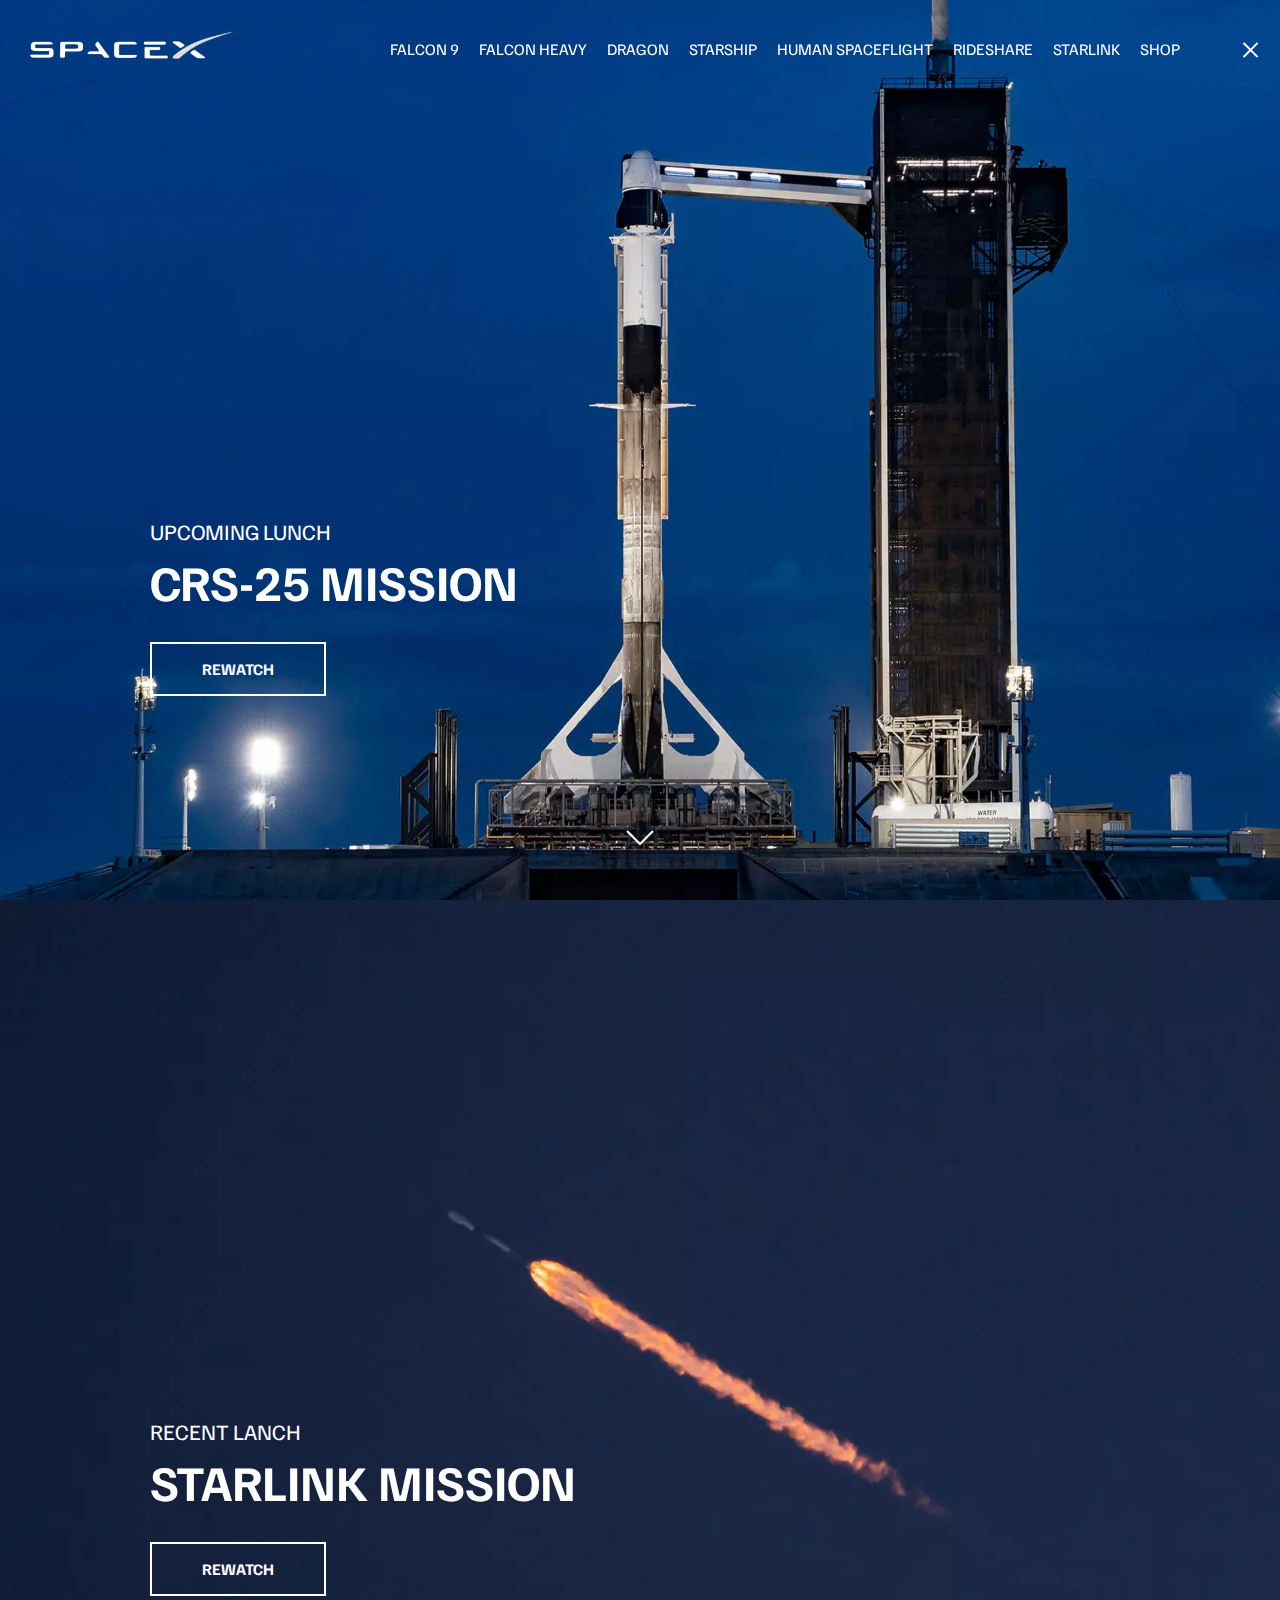
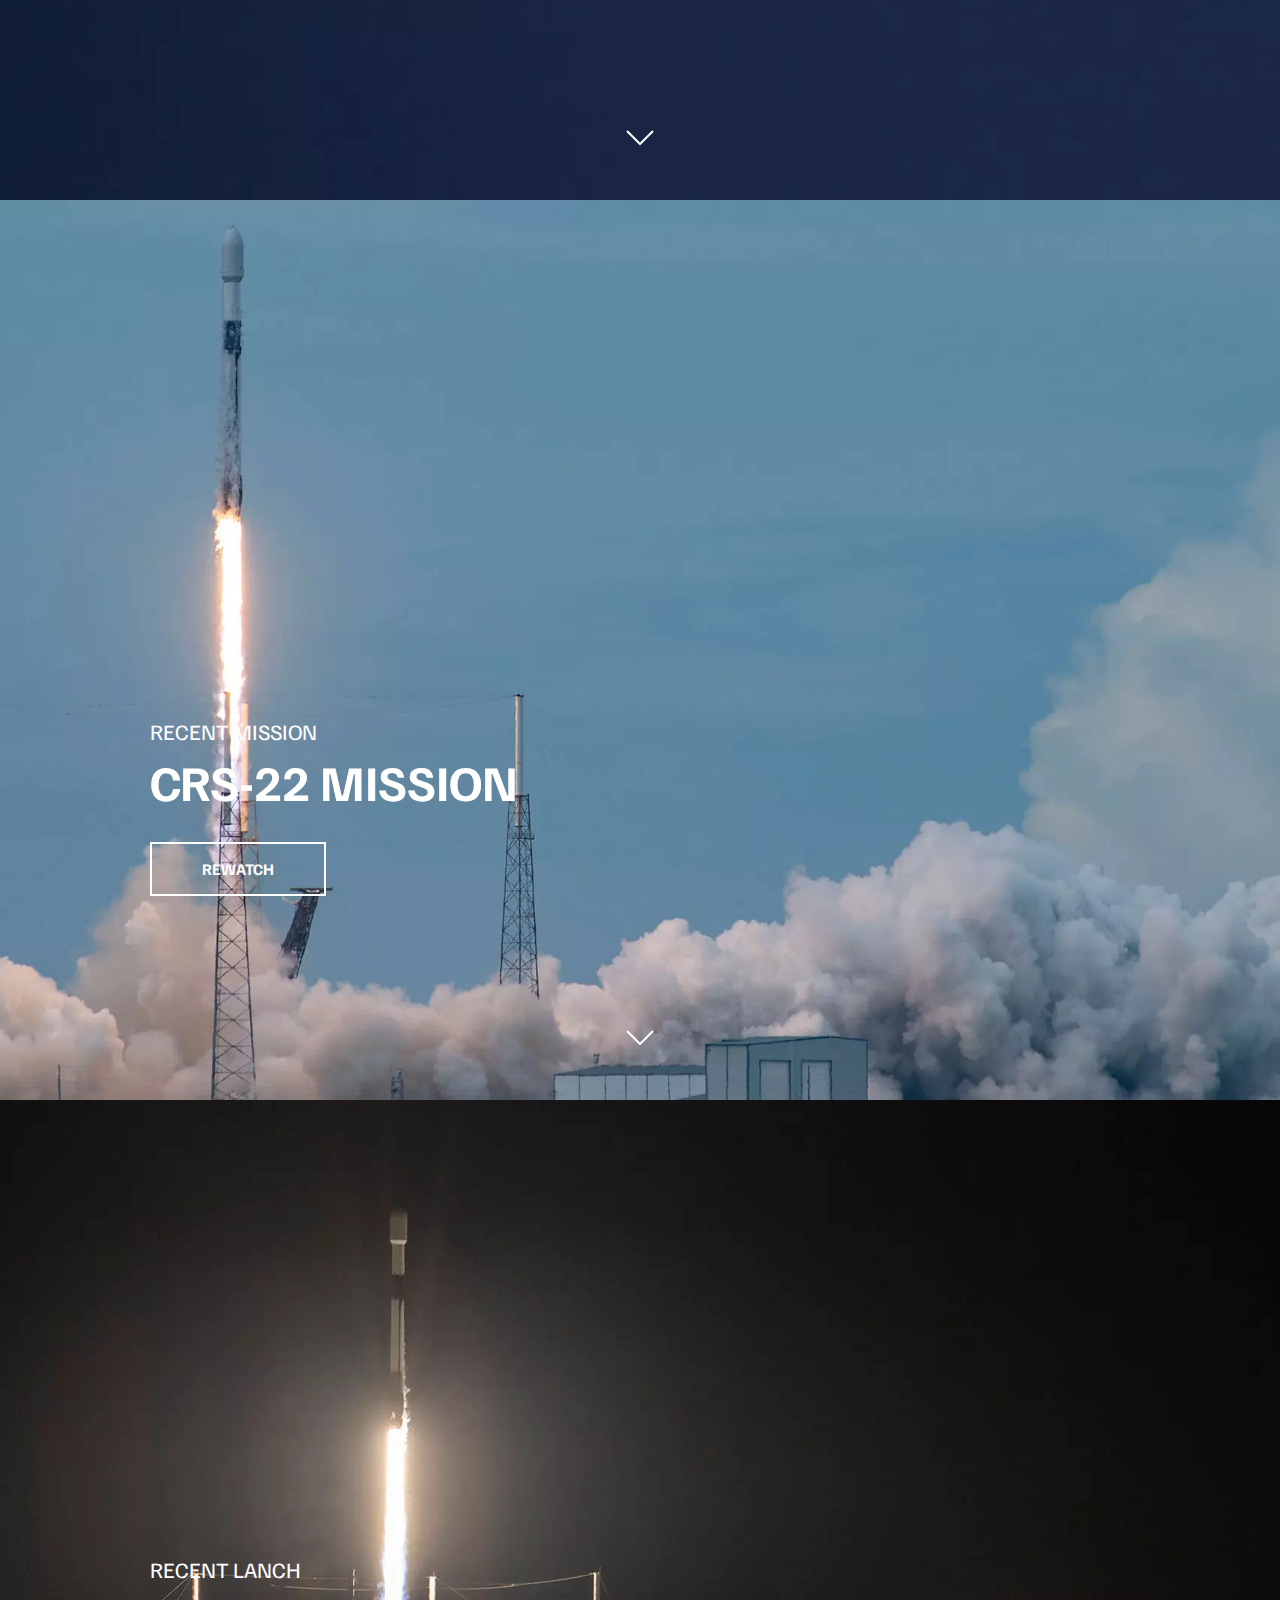
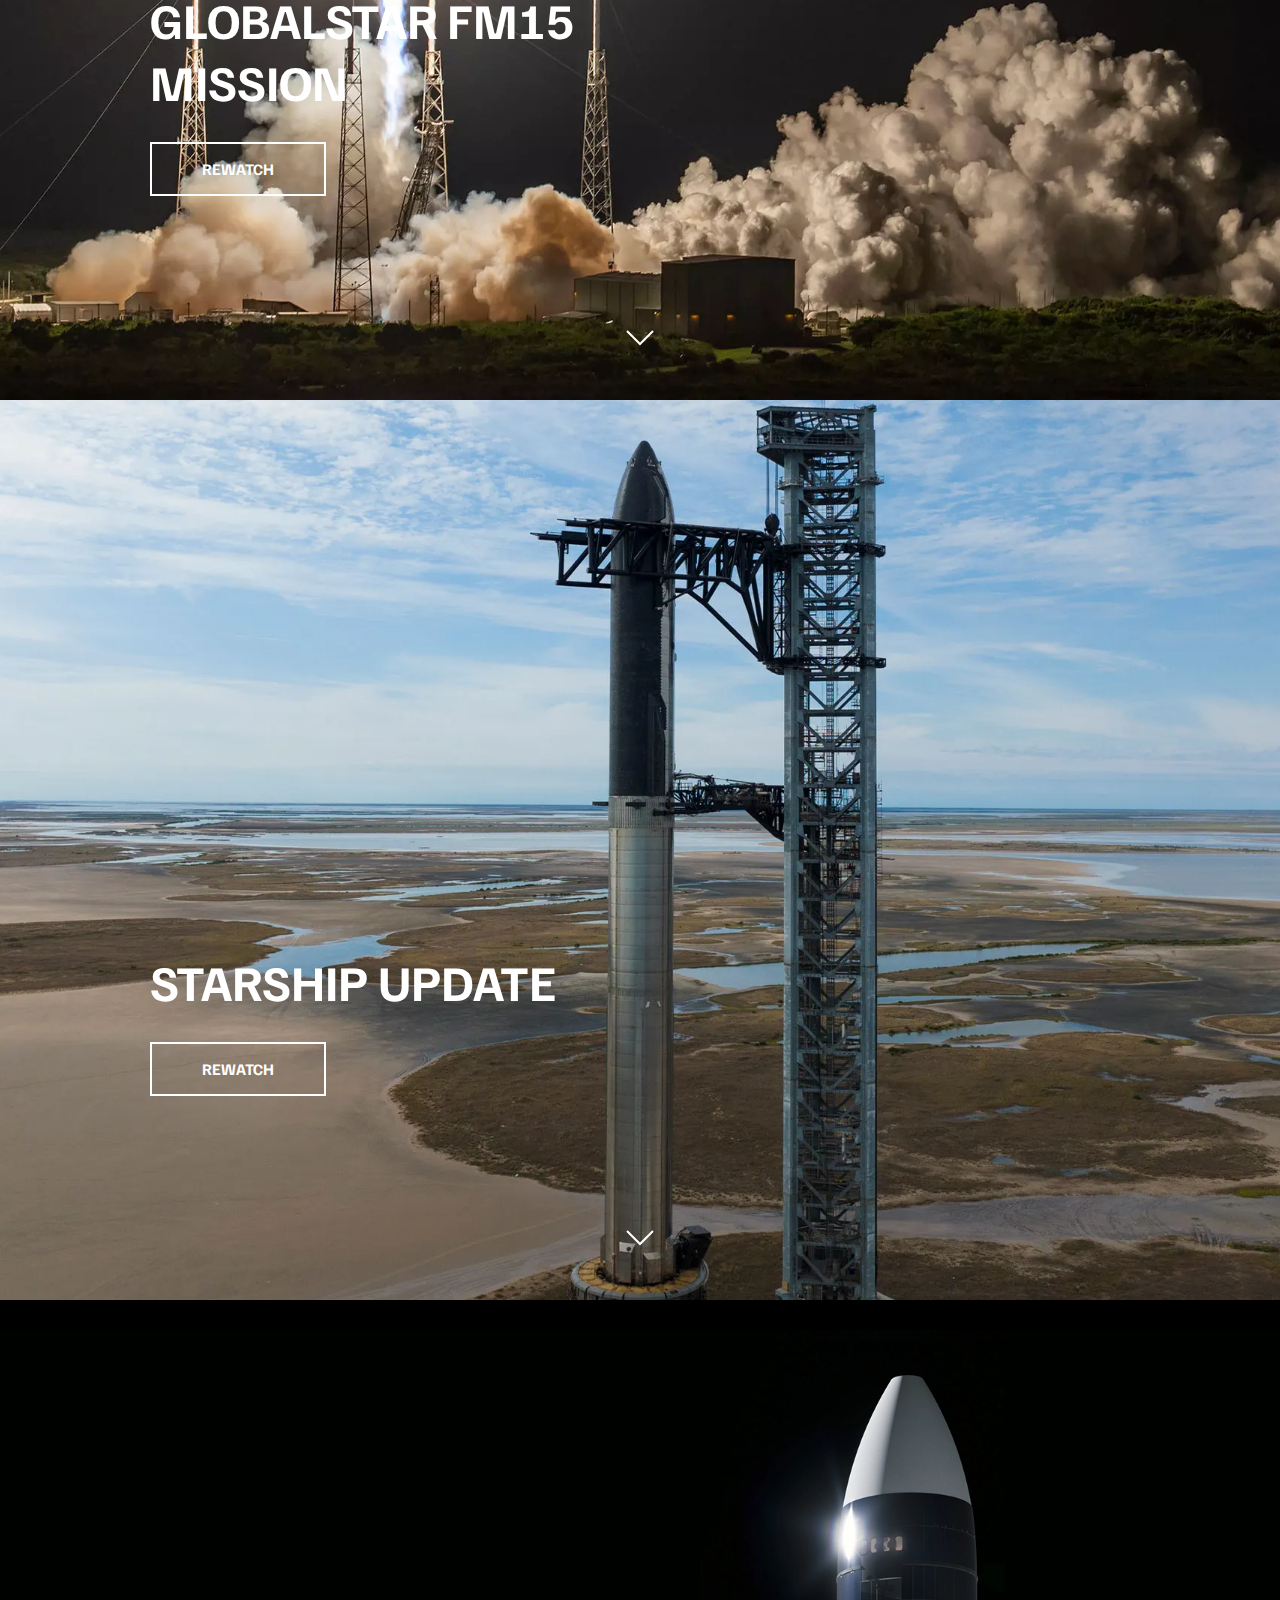
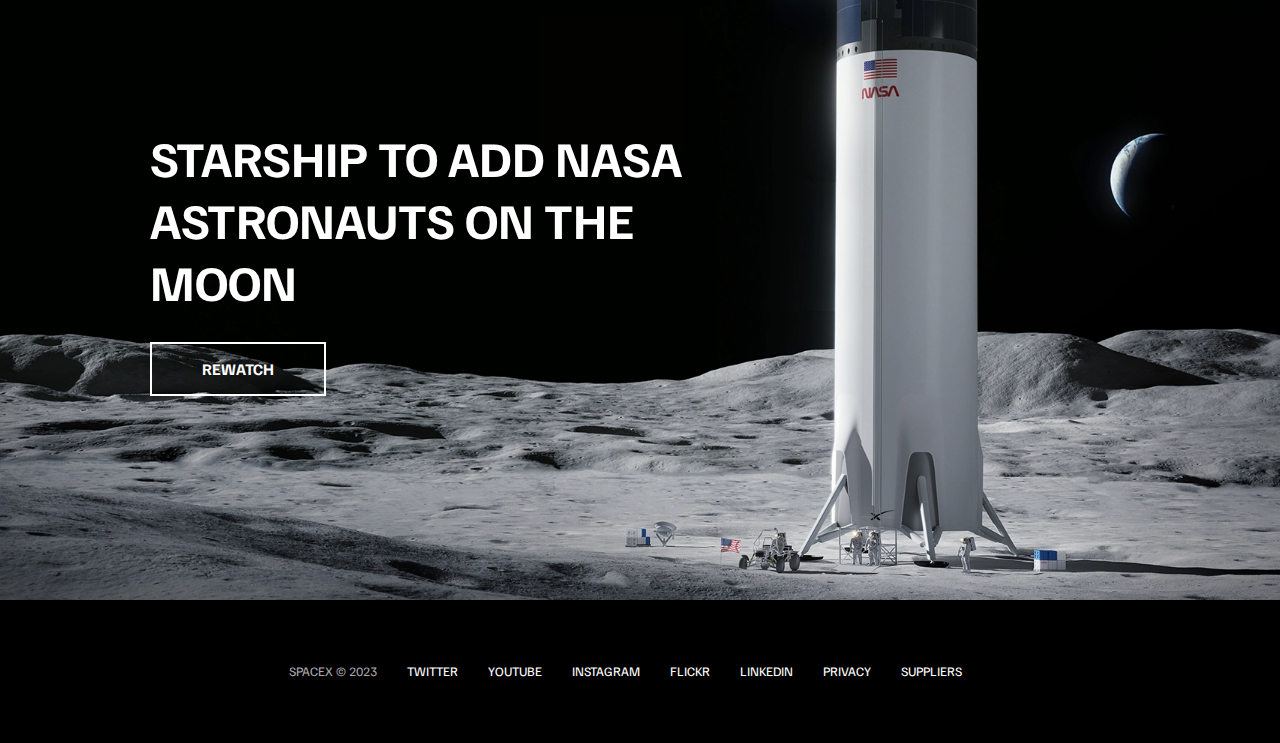
<file: index.html>
<!DOCTYPE html>
<html lang="en">
<head>
  <meta charset="UTF-8">
  <meta http-equiv="X-UA-Compatible" content="IE=edge">
  <meta name="viewport" content="width=device-width, initial-scale=1.0">
  <link rel="stylesheet" href="https://cdnjs.cloudflare.com/ajax/libs/font-awesome/6.4.0/css/all.min.css" integrity="sha512-iecdLmaskl7CVkqkXNQ/ZH/XLlvWZOJyj7Yy7tcenmpD1ypASozpmT/E0iPtmFIB46ZmdtAc9eNBvH0H/ZpiBw==" crossorigin="anonymous" referrerpolicy="no-referrer" />
  <link rel="stylesheet" href="css/main.css">
  <link rel="stylesheet" href="css/animation.css">
  <script src="js/script.js" defer></script>
  <title>SpaceX Website clone</title>
</head>
<body>
  <!-- Header -->
  <div id="overlay"></div>
  <div id="mobile-menu" class="mobile-main-menu">
    <ul>
      <li><a href="#">Mission</a></li>
      <li><a href="#">Lunches</a></li>
      <li><a href="#">Careers</a></li>
      <li><a href="#">Updates</a></li>
      <li class="mobile-only"><a href="falcon9.html">Falcon 9</a></li>
      <li class="mobile-only"><a href="falcon-heavy.html">Falcon heavy</a></li>
      <li class="mobile-only"><a href="dragon.html">Dragon</a></li>
      <li class="mobile-only"><a href="#">Starship</a></li>
      <li class="mobile-only"><a href="#">Human Spaceflight</a></li>
      <li class="mobile-only"><a href="#">Rideshare</a></li>
      <li class="mobile-only"><a href="#">Starlink</a></li>
      <li class="mobile-only"><a href="#">Shop</a></li>
    </ul>
  </div>
  <header class="main-header">
    <div class="logo">
      <a href="index.html">
        <img src="img/logo.png" alt="SpaceX">
      </a>
    </div>
    <nav class="desktop-main-menu">
      <ul>
        <li><a href="falcon9.html">Falcon 9</a></li>
        <li><a href="falcon-heavy.html">Falcon heavy</a></li>
        <li><a href="dragon.html">Dragon</a></li>
        <li><a href="#">Starship</a></li>
        <li><a href="#">Human Spaceflight</a></li>
        <li><a href="#">Rideshare</a></li>
        <li><a href="#">Starlink</a></li>
        <li><a href="#">Shop</a></li>
      </ul>
    </nav>
  </header>

  <!-- Hamburger Menu -->
  <button id="menu-btn" class="hamburger open" type="button">
    <span class="hamburger-top"></span>
    <span class="hamburger-middle"></span>
    <span class="hamburger-bottom"></span>
  </button>

  <!-- Section A -->
  <section class="section-a">
    <div class="section-inner">
      <h4>Upcoming lunch</h4>
      <h2>CRS-25 mission</h2>
      <a class="btn">
        <div class="hover"></div>
        <span>Rewatch</span>
      </a>
    </div>
    <div class="scroll-arrow">
      <svg width="30px" height="20px">
        <path
          stroke="#ffffff"
          fill="none"
          stroke-width="2px"
          d="M2.000,5.000 L15.000,18.000 L28.000,5.000 "
        ></path>
      </svg>
    </div>
  </section>

  <!-- Section B -->
  <section class="section-b">
    <div class="section-inner">
      <h4>Recent lanch</h4>
      <h2>Starlink mission</h2>
      <a class="btn">
        <div class="hover"></div>
        <span>Rewatch</span>
      </a>
    </div>
    <div class="scroll-arrow">
      <svg width="30px" height="20px">
        <path
          stroke="#ffffff"
          fill="none"
          stroke-width="2px"
          d="M2.000,5.000 L15.000,18.000 L28.000,5.000 "
        ></path>
      </svg>
    </div>
  </section>

  <!-- Section C -->
  <section class="section-c">
    <div class="section-inner">
      <h4>Recent mission</h4>
      <h2>CRS-22 mission</h2>
      <a class="btn">
        <div class="hover"></div>
        <span>Rewatch</span>
      </a>
    </div>
    <div class="scroll-arrow">
      <svg width="30px" height="20px">
        <path
          stroke="#ffffff"
          fill="none"
          stroke-width="2px"
          d="M2.000,5.000 L15.000,18.000 L28.000,5.000 "
        ></path>
      </svg>
    </div>
  </section>

  <!-- Section D -->
  <section class="section-d">
    <div class="section-inner">
      <h4>Recent lanch</h4>
      <h2>Globalstar FM15 mission</h2>
      <a class="btn">
        <div class="hover"></div>
        <span>Rewatch</span>
      </a>
    </div>
    <div class="scroll-arrow">
      <svg width="30px" height="20px">
        <path
          stroke="#ffffff"
          fill="none"
          stroke-width="2px"
          d="M2.000,5.000 L15.000,18.000 L28.000,5.000 "
        ></path>
      </svg>
    </div>
  </section>

  <!-- Section E -->
  <section class="section-e">
    <div class="section-inner">
      <h2>Starship update</h2>
      <a class="btn">
        <div class="hover"></div>
        <span>Rewatch</span>
      </a>
    </div>
    <div class="scroll-arrow">
      <svg width="30px" height="20px">
        <path
          stroke="#ffffff"
          fill="none"
          stroke-width="2px"
          d="M2.000,5.000 L15.000,18.000 L28.000,5.000 "
        ></path>
      </svg>
    </div>
  </section>

  <!-- Section F -->
  <section class="section-f">
    <div class="section-inner">
      <h2>Starship to add NASA astronauts on the moon</h2>
      <a class="btn">
        <div class="hover"></div>
        <span>Rewatch</span>
      </a>
    </div>
  </section>

  <!-- Footer -->
  <footer>
    <ul>
      <li>SpaceX &copy; 2023</li>
      <li><a href="#">Twitter</a></li>
      <li><a href="#">Youtube</a></li>
      <li><a href="#">Instagram</a></li>
      <li><a href="#">Flickr</a></li>
      <li><a href="#">LinkedIn</a></li>
      <li><a href="#">Privacy</a></li>
      <li><a href="#">Suppliers</a></li>
    </ul>
  </footer>
</body>
</html>
</file>
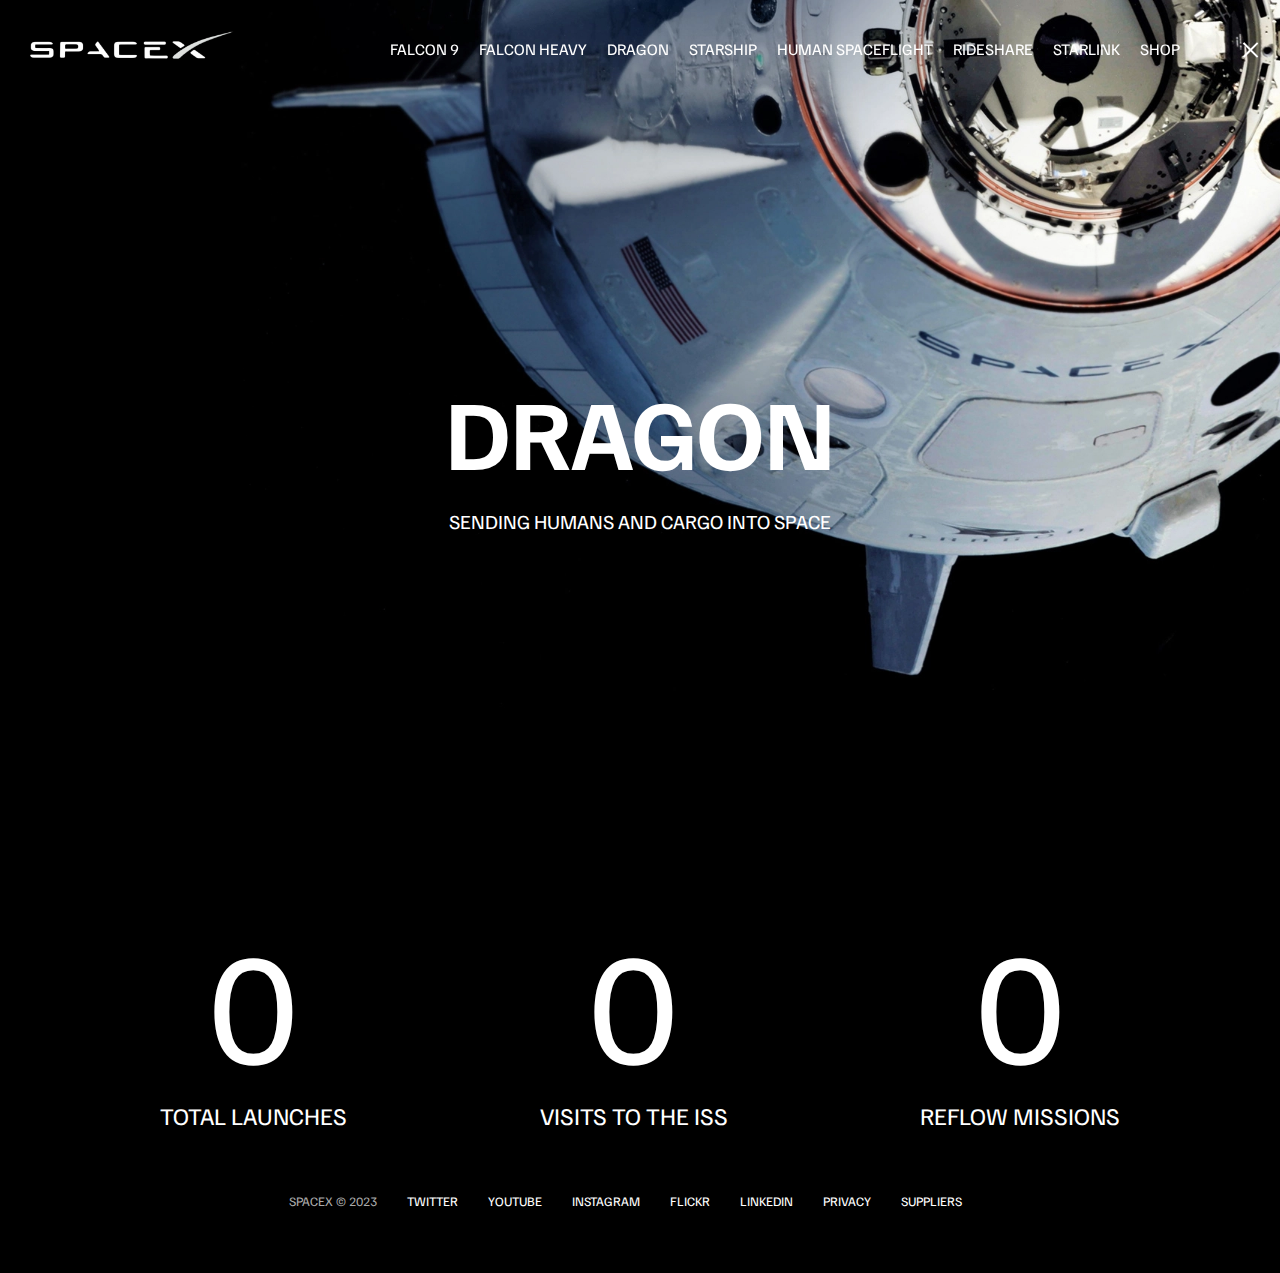
<file: dragon.html>
<!DOCTYPE html>
<html lang="en">
<head>
  <meta charset="UTF-8">
  <meta http-equiv="X-UA-Compatible" content="IE=edge">
  <meta name="viewport" content="width=device-width, initial-scale=1.0">
  <link rel="stylesheet" href="https://cdnjs.cloudflare.com/ajax/libs/font-awesome/6.4.0/css/all.min.css" integrity="sha512-iecdLmaskl7CVkqkXNQ/ZH/XLlvWZOJyj7Yy7tcenmpD1ypASozpmT/E0iPtmFIB46ZmdtAc9eNBvH0H/ZpiBw==" crossorigin="anonymous" referrerpolicy="no-referrer" />
  <link rel="stylesheet" href="css/main.css">
  <link rel="stylesheet" href="css/animation.css">
  <script src="js/script.js" defer></script>
  <title>SpaceX - Dragon</title>
</head>
<body>
  <!-- Header -->
  <div id="overlay"></div>
  <div id="mobile-menu" class="mobile-main-menu">
    <ul>
      <li><a href="#">Mission</a></li>
      <li><a href="#">Lunches</a></li>
      <li><a href="#">Careers</a></li>
      <li><a href="#">Updates</a></li>
      <li class="mobile-only"><a href="falcon9.html">Falcon 9</a></li>
      <li class="mobile-only"><a href="falcon-heavy.html">Falcon heavy</a></li>
      <li class="mobile-only"><a href="dragon.html">Dragon</a></li>
      <li class="mobile-only"><a href="#">Starship</a></li>
      <li class="mobile-only"><a href="#">Human Spaceflight</a></li>
      <li class="mobile-only"><a href="#">Rideshare</a></li>
      <li class="mobile-only"><a href="#">Starlink</a></li>
      <li class="mobile-only"><a href="#">Shop</a></li>
    </ul>
  </div>
  <header class="main-header">
    <div class="logo">
      <a href="index.html">
        <img src="img/logo.png" alt="SpaceX">
      </a>
    </div>
    <nav class="desktop-main-menu">
      <ul>
        <li><a href="falcon9.html">Falcon 9</a></li>
        <li><a href="falcon-heavy.html">Falcon heavy</a></li>
        <li><a href="dragon.html">Dragon</a></li>
        <li><a href="#">Starship</a></li>
        <li><a href="#">Human Spaceflight</a></li>
        <li><a href="#">Rideshare</a></li>
        <li><a href="#">Starlink</a></li>
        <li><a href="#">Shop</a></li>
      </ul>
    </nav>
  </header>

  <!-- Hamburger Menu -->
  <button id="menu-btn" class="hamburger open" type="button">
    <span class="hamburger-top"></span>
    <span class="hamburger-middle"></span>
    <span class="hamburger-bottom"></span>
  </button>

  <section class="section-animate bg-dragon"></section>
  <div class="section-inner-center">
    <h3>Dragon</h3>
    <p>Sending humans and cargo into space</p>
  </div>

  <div class="stats">
    <div>
      <span class="counter" data-target="34">0</span>
      <h4>Total Launches</h4>
    </div>
    <div>
      <span class="counter" data-target="31">0</span>
      <h4>Visits to the ISS</h4>
    </div>
    <div>
      <span class="counter" data-target="13">0</span>
      <h4>Reflow Missions</h4>
    </div>
  </div>
  
  <!-- Footer -->
  <footer>
    <ul>
      <li>SpaceX &copy; 2023</li>
      <li><a href="#">Twitter</a></li>
      <li><a href="#">Youtube</a></li>
      <li><a href="#">Instagram</a></li>
      <li><a href="#">Flickr</a></li>
      <li><a href="#">LinkedIn</a></li>
      <li><a href="#">Privacy</a></li>
      <li><a href="#">Suppliers</a></li>
    </ul>
  </footer>
</body>
</html>
</file>
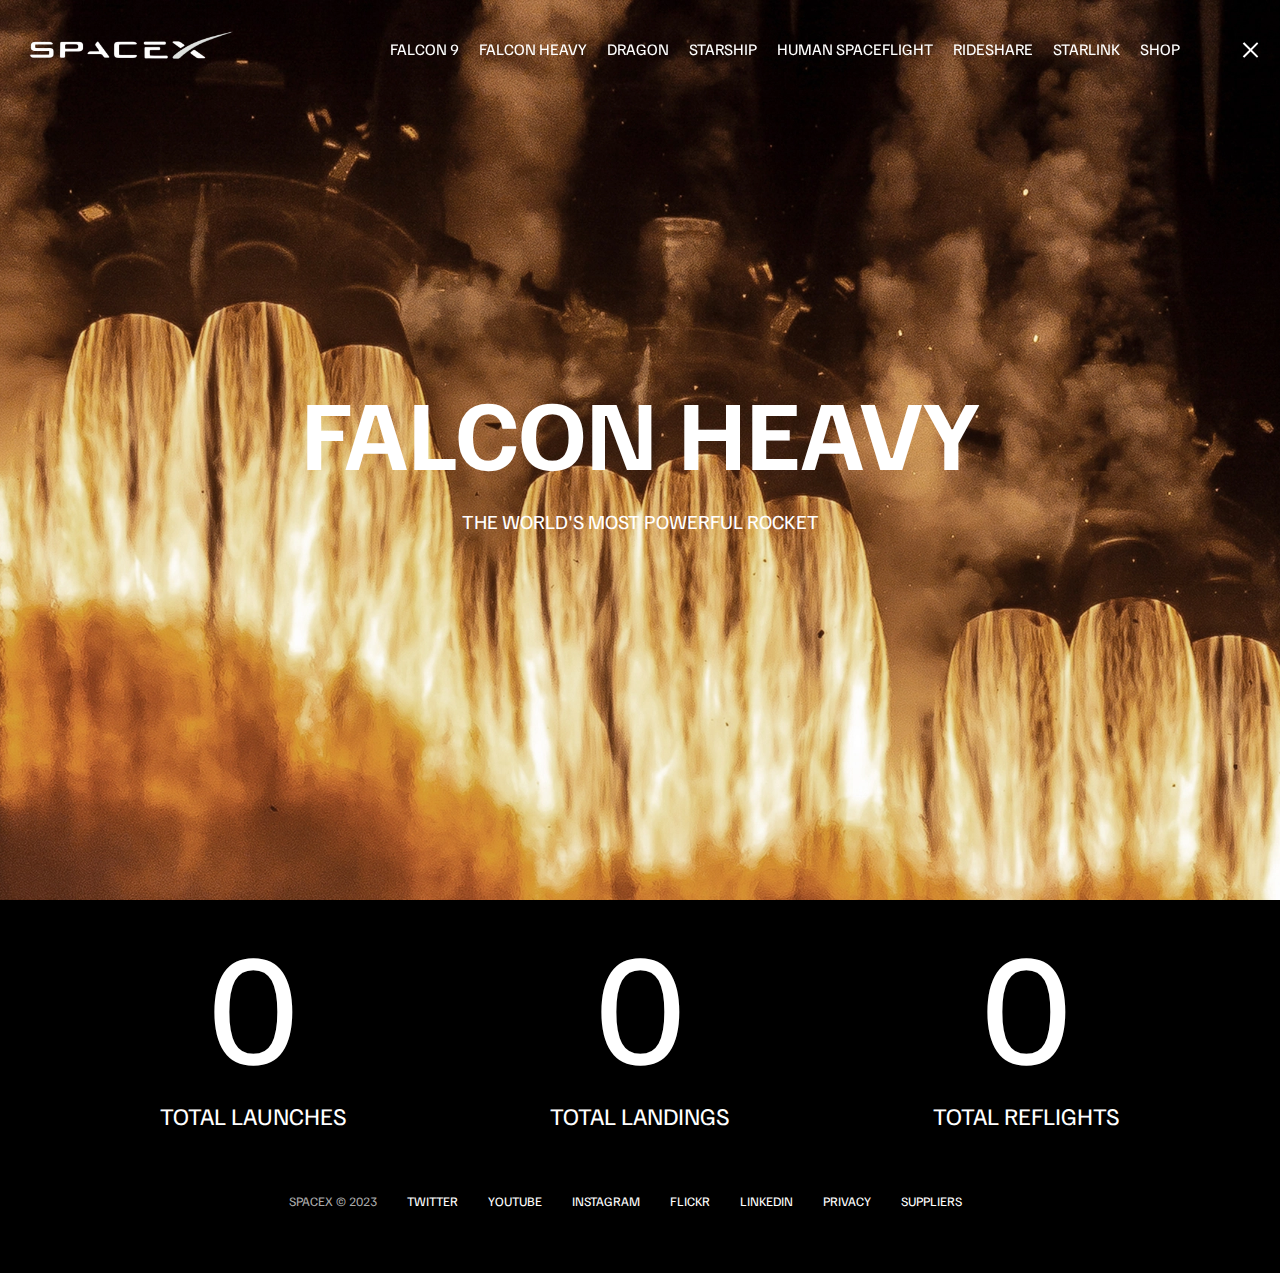
<file: falcon-heavy.html>
<!DOCTYPE html>
<html lang="en">
<head>
  <meta charset="UTF-8">
  <meta http-equiv="X-UA-Compatible" content="IE=edge">
  <meta name="viewport" content="width=device-width, initial-scale=1.0">
  <link rel="stylesheet" href="https://cdnjs.cloudflare.com/ajax/libs/font-awesome/6.4.0/css/all.min.css" integrity="sha512-iecdLmaskl7CVkqkXNQ/ZH/XLlvWZOJyj7Yy7tcenmpD1ypASozpmT/E0iPtmFIB46ZmdtAc9eNBvH0H/ZpiBw==" crossorigin="anonymous" referrerpolicy="no-referrer" />
  <link rel="stylesheet" href="css/main.css">
  <link rel="stylesheet" href="css/animation.css">
  <script src="js/script.js" defer></script>
  <title>SpaceX - Falcon heavy</title>
</head>
<body>
  <!-- Header -->
  <div id="overlay"></div>
  <div id="mobile-menu" class="mobile-main-menu">
    <ul>
      <li><a href="#">Mission</a></li>
      <li><a href="#">Lunches</a></li>
      <li><a href="#">Careers</a></li>
      <li><a href="#">Updates</a></li>
      <li class="mobile-only"><a href="falcon9.html">Falcon 9</a></li>
      <li class="mobile-only"><a href="falcon-heavy.html">Falcon heavy</a></li>
      <li class="mobile-only"><a href="dragon.html">Dragon</a></li>
      <li class="mobile-only"><a href="#">Starship</a></li>
      <li class="mobile-only"><a href="#">Human Spaceflight</a></li>
      <li class="mobile-only"><a href="#">Rideshare</a></li>
      <li class="mobile-only"><a href="#">Starlink</a></li>
      <li class="mobile-only"><a href="#">Shop</a></li>
    </ul>
  </div>
  <header class="main-header">
    <div class="logo">
      <a href="index.html">
        <img src="img/logo.png" alt="SpaceX">
      </a>
    </div>
    <nav class="desktop-main-menu">
      <ul>
        <li><a href="falcon9.html">Falcon 9</a></li>
        <li><a href="falcon-heavy.html">Falcon heavy</a></li>
        <li><a href="dragon.html">Dragon</a></li>
        <li><a href="#">Starship</a></li>
        <li><a href="#">Human Spaceflight</a></li>
        <li><a href="#">Rideshare</a></li>
        <li><a href="#">Starlink</a></li>
        <li><a href="#">Shop</a></li>
      </ul>
    </nav>
  </header>

  <!-- Hamburger Menu -->
  <button id="menu-btn" class="hamburger open" type="button">
    <span class="hamburger-top"></span>
    <span class="hamburger-middle"></span>
    <span class="hamburger-bottom"></span>
  </button>

  <section class="section-animate bg-falcon-heavy"></section>
  <div class="section-inner-center">
    <h3>Falcon heavy</h3>
    <p>The world's most powerful rocket</p>
  </div>

  <div class="stats">
    <div>
      <span class="counter" data-target="3">0</span>
      <h4>Total Launches</h4>
    </div>
    <div>
      <span class="counter" data-target="7">0</span>
      <h4>Total Landings</h4>
    </div>
    <div>
      <span class="counter" data-target="4">0</span>
      <h4>Total Reflights</h4>
    </div>
  </div>
  
  <!-- Footer -->
  <footer>
    <ul>
      <li>SpaceX &copy; 2023</li>
      <li><a href="#">Twitter</a></li>
      <li><a href="#">Youtube</a></li>
      <li><a href="#">Instagram</a></li>
      <li><a href="#">Flickr</a></li>
      <li><a href="#">LinkedIn</a></li>
      <li><a href="#">Privacy</a></li>
      <li><a href="#">Suppliers</a></li>
    </ul>
  </footer>
</body>
</html>
</file>
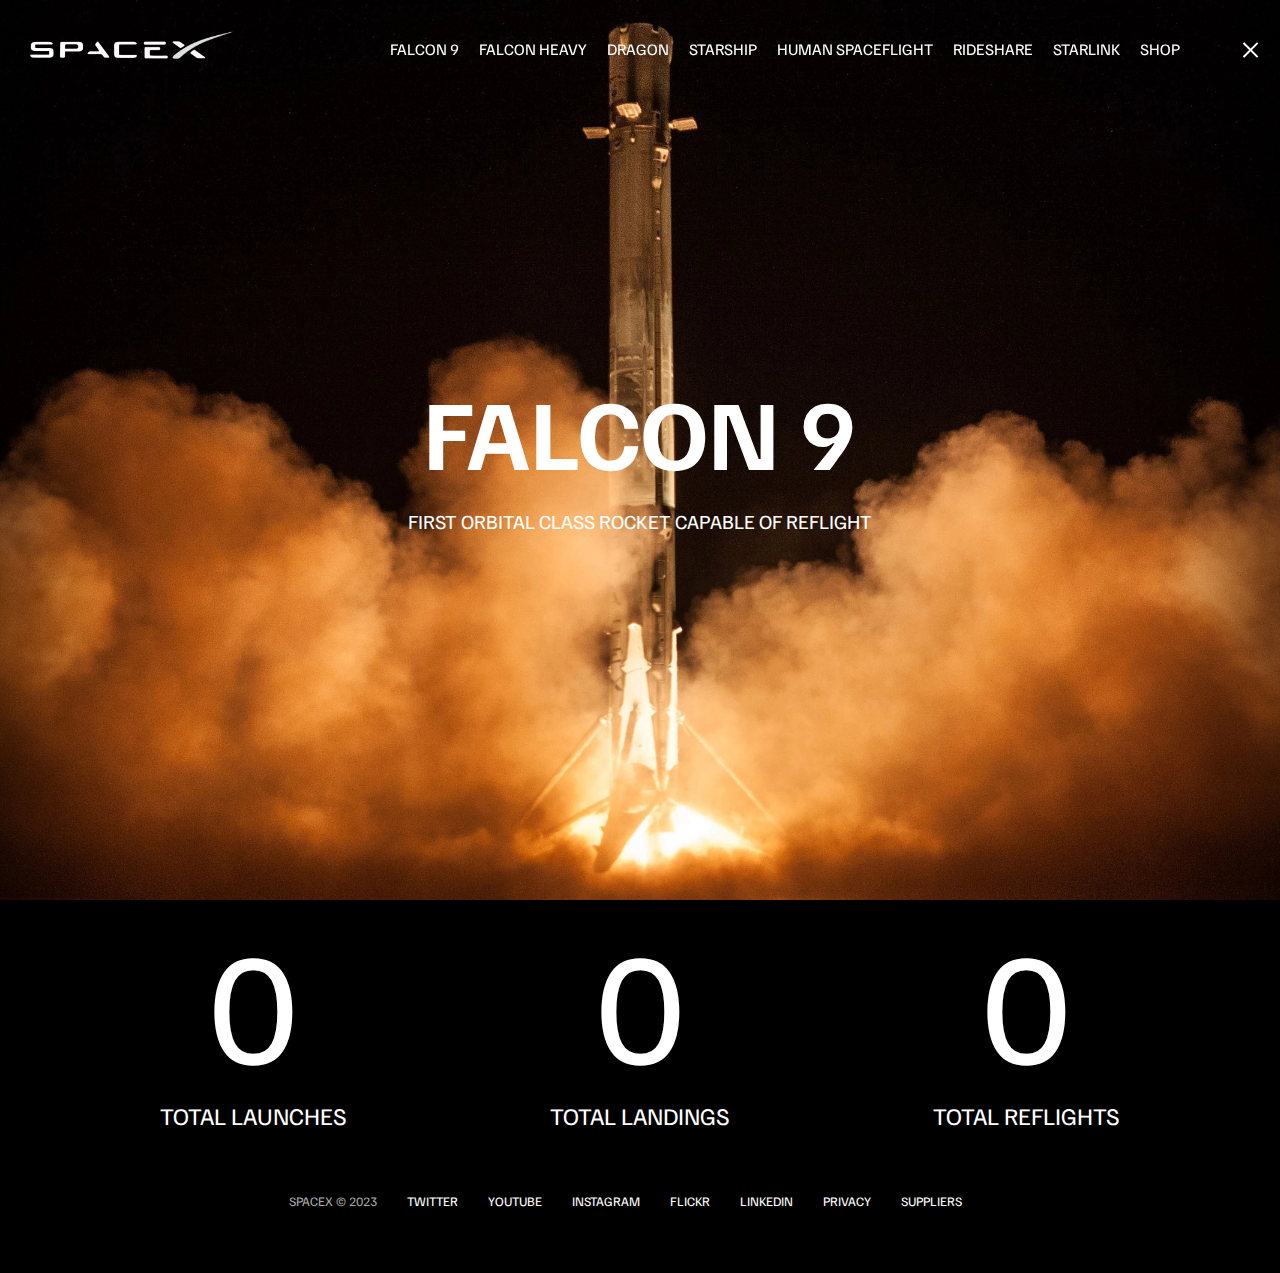
<file: falcon9.html>
<!DOCTYPE html>
<html lang="en">
<head>
  <meta charset="UTF-8">
  <meta http-equiv="X-UA-Compatible" content="IE=edge">
  <meta name="viewport" content="width=device-width, initial-scale=1.0">
  <link rel="stylesheet" href="https://cdnjs.cloudflare.com/ajax/libs/font-awesome/6.4.0/css/all.min.css" integrity="sha512-iecdLmaskl7CVkqkXNQ/ZH/XLlvWZOJyj7Yy7tcenmpD1ypASozpmT/E0iPtmFIB46ZmdtAc9eNBvH0H/ZpiBw==" crossorigin="anonymous" referrerpolicy="no-referrer" />
  <link rel="stylesheet" href="css/main.css">
  <link rel="stylesheet" href="css/animation.css">
  <script src="js/script.js" defer></script>
  <title>SpaceX - Falcon 9</title>
</head>
<body>
  <!-- Header -->
  <div id="overlay"></div>
  <div id="mobile-menu" class="mobile-main-menu">
    <ul>
      <li><a href="#">Mission</a></li>
      <li><a href="#">Lunches</a></li>
      <li><a href="#">Careers</a></li>
      <li><a href="#">Updates</a></li>
      <li class="mobile-only"><a href="falcon9.html">Falcon 9</a></li>
      <li class="mobile-only"><a href="falcon-heavy.html">Falcon heavy</a></li>
      <li class="mobile-only"><a href="dragon.html">Dragon</a></li>
      <li class="mobile-only"><a href="#">Starship</a></li>
      <li class="mobile-only"><a href="#">Human Spaceflight</a></li>
      <li class="mobile-only"><a href="#">Rideshare</a></li>
      <li class="mobile-only"><a href="#">Starlink</a></li>
      <li class="mobile-only"><a href="#">Shop</a></li>
    </ul>
  </div>
  <header class="main-header">
    <div class="logo">
      <a href="index.html">
        <img src="img/logo.png" alt="SpaceX">
      </a>
    </div>
    <nav class="desktop-main-menu">
      <ul>
        <li><a href="falcon9.html">Falcon 9</a></li>
        <li><a href="falcon-heavy.html">Falcon heavy</a></li>
        <li><a href="dragon.html">Dragon</a></li>
        <li><a href="#">Starship</a></li>
        <li><a href="#">Human Spaceflight</a></li>
        <li><a href="#">Rideshare</a></li>
        <li><a href="#">Starlink</a></li>
        <li><a href="#">Shop</a></li>
      </ul>
    </nav>
  </header>

  <!-- Hamburger Menu -->
  <button id="menu-btn" class="hamburger open" type="button">
    <span class="hamburger-top"></span>
    <span class="hamburger-middle"></span>
    <span class="hamburger-bottom"></span>
  </button>

  <section class="section-animate bg-falcon-9"></section>
  <div class="section-inner-center">
    <h3>Falcon 9</h3>
    <p>First orbital class rocket capable of reflight</p>
  </div>

  <div class="stats">
    <div>
      <span class="counter" data-target="3">0</span>
      <h4>Total Launches</h4>
    </div>
    <div>
      <span class="counter" data-target="7">0</span>
      <h4>Total Landings</h4>
    </div>
    <div>
      <span class="counter" data-target="4">0</span>
      <h4>Total Reflights</h4>
    </div>
  </div>
  
  <!-- Footer -->
  <footer>
    <ul>
      <li>SpaceX &copy; 2023</li>
      <li><a href="#">Twitter</a></li>
      <li><a href="#">Youtube</a></li>
      <li><a href="#">Instagram</a></li>
      <li><a href="#">Flickr</a></li>
      <li><a href="#">LinkedIn</a></li>
      <li><a href="#">Privacy</a></li>
      <li><a href="#">Suppliers</a></li>
    </ul>
  </footer>
</body>
</html>
</file>
<file: css/main.css>
@import url('https://fonts.googleapis.com/css2?family=Familjen+Grotesk:wght@400;600;700&display=swap');

*,
*::before,
*::after {
  margin: 0;
  padding: 0;
  box-sizing: border-box;
}

body {
  font-family: "Familjen Grotesk", sans-serif;
  background: #000;
  color: #fff;
}

a {
  text-decoration: none;
  color: #fff;
}

ul {
  list-style: none;
}

/* Header-Navbar */
.main-header {
  position: fixed;
  top: 0;
  left: 0;
  width: 100%;
  z-index: 3;
  display: flex;
  justify-content: space-between;
  align-items: center;
  text-transform: uppercase;
  height: 100px;
  padding: 0 30px;
}

/* Logo */
.logo {
  width: 210px;
  height: auto;
}

.logo img {
  display: block;
  width: 100%;
  height: auto
}

/* Desktop Menu */
.desktop-main-menu {
  margin-right: 50px;
}

.desktop-main-menu ul {
  display: flex;
}

.desktop-main-menu ul li {
  position: relative;
  margin-right: 20px;
  padding-bottom: 2px;
}

.desktop-main-menu ul li a::after {
  content: "";
  position: absolute;
  bottom: 0;
  left: 0;
  width: 100%;
  height: 1px;
  background: #fff;
  transform: scaleX(0);
  transition: transform 0.8s cubic-bezier(0.19,1,0.22,1);
  transform-origin: right center;
}

.desktop-main-menu ul li a:hover::after {
  transform: scaleX(1);
  transform-origin: left center;
  transition-duration: 0.4s;
}

/* Sections */
section {
  position: relative;
  height: 100vh;
  background-position: center center;
  background-repeat: no-repeat;
  background-size: cover;
  text-transform: uppercase;
}

.section-inner {
  position: absolute;
  bottom: 200px;
  left: 150px;
  max-width: 560px;
}

.section-inner h2 {
  font-size: 50px;
  font-weight: 700;
  margin-bottom: 20px;
  animation: fadeInUp 0.5s ease-in-out 0.2s;
  animation-fill-mode: both;
}

.section-inner h4 {
  font-size: 22px;
  margin-bottom: 5px;
  font-weight: 300;
  animation: fadeInUp 0.5s ease-in-out;
}

.section-inner a {
  animation: fadeInUp 0.5s ease-in-out 0.4s;
  animation-fill-mode: both;
}

.section-a {
  background-image: url(../img/section-a.webp);
}

.btn {
  position: relative;
  display: inline-block;
  cursor: pointer;
  text-align: center;
  min-width: 130px;
  padding: 15px 50px;
  margin-top: 10px;
  border: 2px solid #fff;
  text-transform: uppercase;
  font-weight: bold;
  overflow: hidden;
  z-index: 2;
}

.btn:hover span {
  color: #000;
}

.btn .hover {
  position: absolute;
  top: 0;
  left: 0;
  width: 100%;
  height: 100%;
  background-color: #fff;
  color: #000;
  z-index: -1;
  transform: translateY(100%);
  transition: transform 0.8s cubic-bezier(0.19,1,0.22,1);
}

.btn:hover .hover {
  transform: translateY(0);
}

.scroll-arrow {
  position: absolute;
  bottom: 50px;
  left: 50%;
  transform: translateX(-50%);
  animation: fadeBounce 5s infinite;
}

.section-b {background-image: url(../img/section-b.webp);}

.section-c {background-image: url(../img/section-c.webp);}

.section-d {background-image: url(../img/section-d.webp);}

.section-e {background-image: url(../img/section-e.webp);}

.section-f {background-image: url(../img/section-f.webp);}

/* Inner pages */
.bg-falcon-9 {
  background-image: url(../img/falcon-9.webp);
}

.bg-falcon-heavy {
  background-image: url(../img/falcon-heavy.webp);
}

.bg-dragon {
  background-image: url(../img/dragon.webp);
}

.section-animate {
  animation: fadeIn 2s ease-in-out;
}

.section-inner-center {
  position: absolute;
  top: 50%;
  left: 50%;
  transform: translate(-50%, -50%);
  text-transform: uppercase;
  text-align: center;
  width: 80%;
}

.section-inner-center h3 {
  font-size: 100px;
  margin-bottom: 15px;
  animation: fadeInUp 0.5s ease-in-out;
}

.section-inner-center p {
  font-size: 20px;
  animation: fadeInUp 0.5s ease-in-out 0.2s;
  animation-fill-mode: both;
}

/* Stats */
.stats {
  max-width: 960px;
  margin: 0 auto;
  display: flex;
  align-items: center;
  justify-content: space-between;
  text-align: center;
  text-transform: uppercase;
}

.stats div span {
  font-size: 160px;
}

.stats div h4 {
  font-size: 24px;
  font-weight: 300;
}

/* Footer */

footer {
  position: relative;
  padding: 55px 0;
}

footer ul {
  display: flex;
  justify-content: center;
  align-items: center;
  flex-wrap: wrap;
}

footer ul li {
  margin-right: 30px;
  color: #aaa;
  text-transform: uppercase;
  font-size: 13px;
  line-height: 2.5;
}

footer ul li a {
  color: #fff;
  transition: color 0.6s;
}

footer ul li a:hover {
  color: #aaa;
}

/* Hamburger menu */
.hamburger {
  position: fixed;
  top: 40px;
  right: 20px;
  z-index: 10;
  cursor: pointer;
  width: 20px;
  height: 20px;
  background: none;
  border: none;
}

.hamburger-top,
.hamburger-middle,
.hamburger-bottom {
  position: absolute;
  width: 20px;
  height: 2px;
  top: 0;
  left: 0;
  background: #fff;
  transition: all 0.5s;
}

.hamburger-middle {
  transform: translateY(5px);
}

.hamburger-bottom {
  transform: translateY(10px);
}

/* Transition hamburger */
.open {
  transform: rotate(90deg);
}

.open .hamburger-top {
  transform: rotate(45deg) translateY(6px) translateX(6px);
}

.open .hamburger-middle {
  display: none;
}

.open .hamburger-bottom {
  transform: rotate(-45deg) translateY(6px) translateX(-6px);
}

.overlay-show {
  position: fixed;
  top: 0;
  left: 0;
  width: 100%;
  height: 100%;
  background-color: rgba(0,0,0, 0.5);
  z-index: 3;
}

.stop-scrolling {
  overflow: hidden;
}

/* Hide mobile main menu items */
.mobile-only {
  display: none;
}

/* Mobile menu */
.mobile-main-menu {
  position: fixed;
  top: 0;
  right: 0;
  width: 350px;
  height: 100%;
  background-color: #000;
  z-index: 4;
  display: flex;
  align-items: center;
  justify-content: center;
  transform: translateX(100%);
  transition: transform 0.6s cubic-bezier(0.19,1,0.22,1);
}

/* Bring menu from top */
.show-menu {
  transform: translateX(0);
}

.mobile-main-menu ul {
  display: flex;
  flex-direction: column;
  align-items: end;
  justify-content: center;
  padding: 50px;
  width: 100%;
}

.mobile-main-menu ul li {
  margin-bottom: 20px;
  font-size: 18px;
  text-transform: uppercase;
  border-bottom: 1px #555 dotted;
  width: 100%;
  text-align: right;
  padding-bottom: 8px;
}

.mobile-main-menu ul li a {
  color: #fff;
  transition: color 0.6s;
}

.mobile-main-menu ul li a:hover {
  color: #aaa;
}

/* Media Queries */
@media(max-width: 960px) {
  .desktop-main-menu {
    display: none;
  }

  /* Show mobile main menu items */
  .mobile-only {
    display: block;
  }

  .section-inner-center h3 {
    font-size: 75px;
  }
}

@media(max-width: 600px) {
  .section-inner {
    bottom: 75px;
    left: 20px;
  }

  .section-inner h2 {
    font-size: 40px;
  }

  footer ul li:first-child {
    position: absolute;
    top: 30px;
    left: 50%;
    transform: translate(-50%);
  }

  footer ul li {
    margin-right: 10px;
  }

  .logo {
    width: 150px;
    margin: auto;
  }

  .section-inner-center h3 {
    font-size: 50px;
  }

  .stats {
    flex-direction: column;
  }

  .stats div {
    margin-bottom: 20px;
  }
}
</file>
<file: css/animation.css>
@keyframes fadeInUp {
  0% {
    transform: translateY(140px);
    opacity: 0;
  }

  100% {
    transform: translateY(0);
    opacity: 1;
  }
}

@keyframes fadeIn {
  0% {
    opacity: 0;
  }

  100% {
    opacity: 1;
  }
}

@keyframes fadeBounce {
  0%,
  20%,
  50%,
  80%,
  100% {
    transform: translateY(-20px);
    opacity: 0;
  }

  40% {
    transform: translateY(0);
    opacity: 1;
  }
}
</file>
